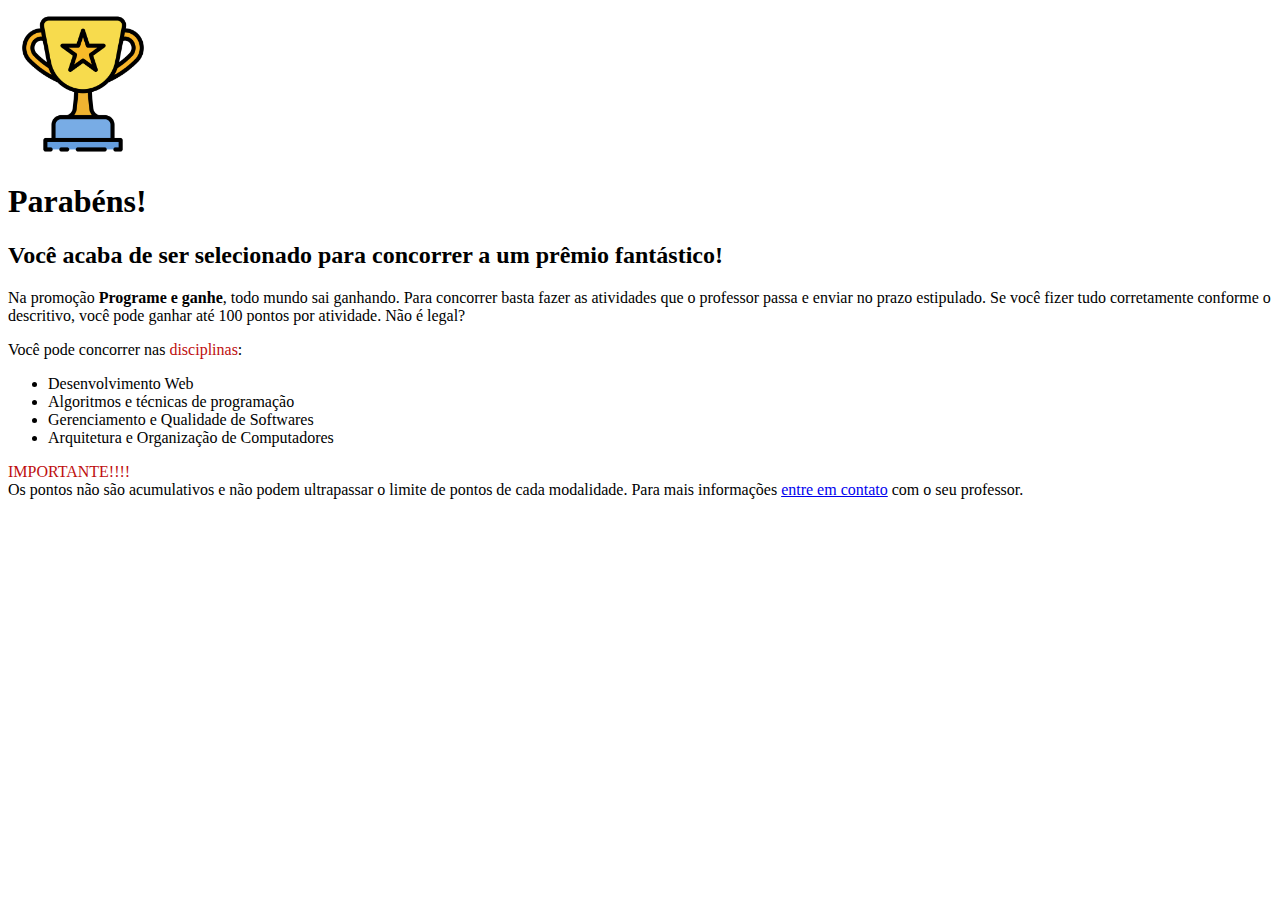
<file: Atividade01/index.html>
<!DOCTYPE html>
<html lang="pt-br">
<head>
    <meta charset="UTF-8">
    <meta name="viewport" content="width=device-width, initial-scale=1.0">
    <title>Atividade 1</title>
    <link rel="stylesheet" href="css/style.css">
</head>
<body>
    <img src="img/premio.png" alt="Troféu">
    <h1>Parabéns!</h1>
    <h2>Você acaba de ser selecionado para concorrer a um prêmio fantástico!</h2>
    <p>Na promoção <strong>Programe e ganhe</strong>, todo mundo sai ganhando. Para concorrer basta fazer as atividades que o professor passa
        e enviar no prazo estipulado. Se você fizer tudo corretamente conforme o descritivo, você pode ganhar até 100
        pontos por atividade. Não é legal?
    </p>
    <p>Você pode concorrer nas <span>disciplinas</span>:
        <ul>
            <li>Desenvolvimento Web</li>
            <li>Algoritmos e técnicas de programação</li>
            <li>Gerenciamento e Qualidade de Softwares</li>
            <li>Arquitetura e Organização de Computadores</li>
        </ul>
    </p>

    <P>
        <span>IMPORTANTE!!!!</span> <br> 
        Os pontos não são acumulativos e não podem ultrapassar o limite de pontos de cada modalidade. Para mais informações <a href="#">entre em contato</a> com o seu professor.
    </P>

</body>
</html>
</file>
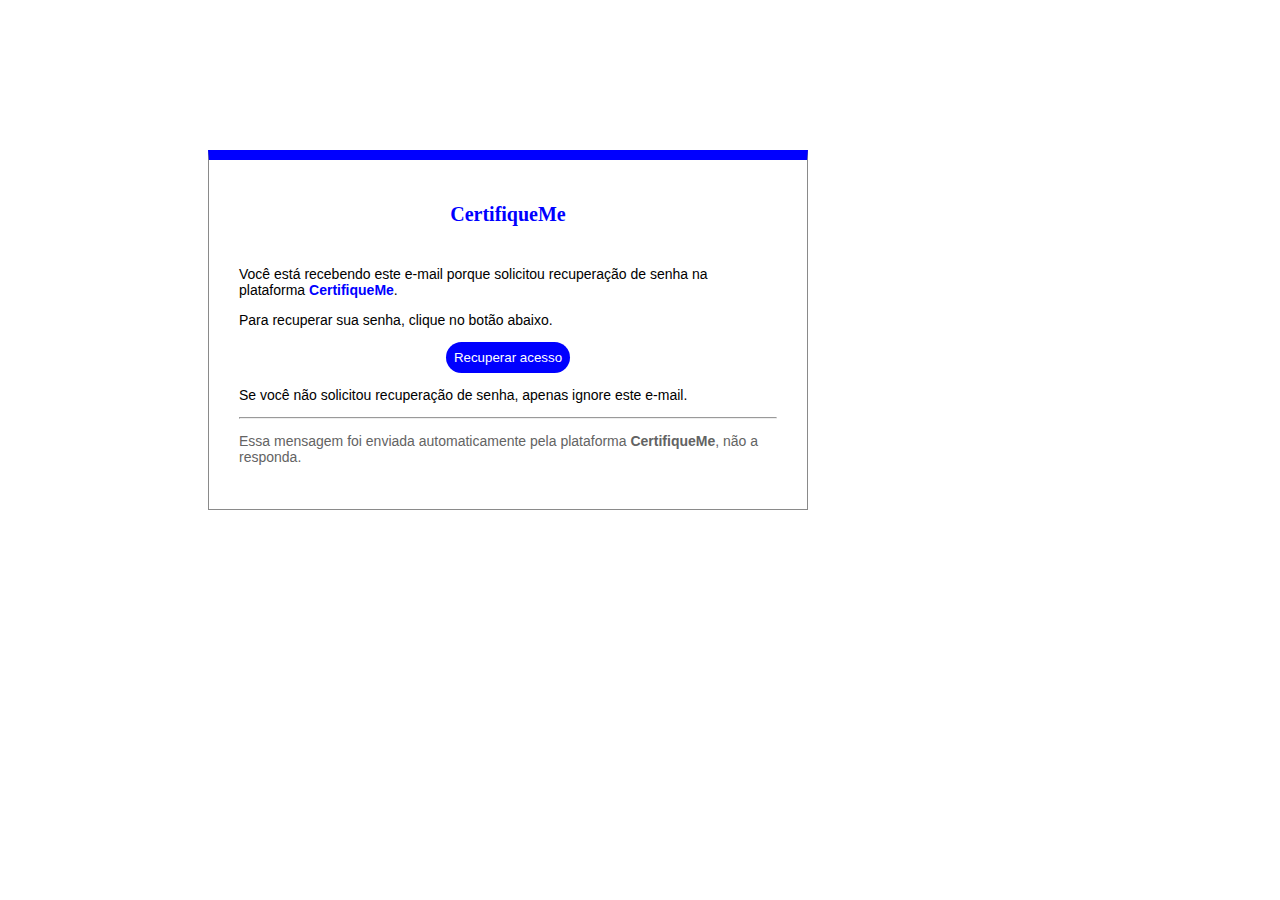
<file: CertifiqueMe/index.html>
<!DOCTYPE html>
<html lang="pt-br">
<head>
    <meta charset="UTF-8">
    <meta name="viewport" content="width=device-width, initial-scale=1.0">
    <title>CertifiqueMe</title>
</head>
<link rel="stylesheet" href="style/style.css">
<body>

    <div class="container">
                <h1>CertifiqueMe</h1>
                <p id="p1">Você está recebendo este e-mail porque solicitou recuperação de senha na plataforma <span class="certifique">CertifiqueMe</span>.</p>
                <p>Para recuperar sua senha, clique no botão abaixo.</p>
                    <button>Recuperar acesso</button>
                <p>Se você não solicitou recuperação de senha, apenas ignore este e-mail.</p>
                <hr>
                <p id="p-cinza">Essa mensagem foi enviada automaticamente pela plataforma <span>CertifiqueMe</span>, não a responda.</p>
    </div>
    
</body>
</html>
</file>
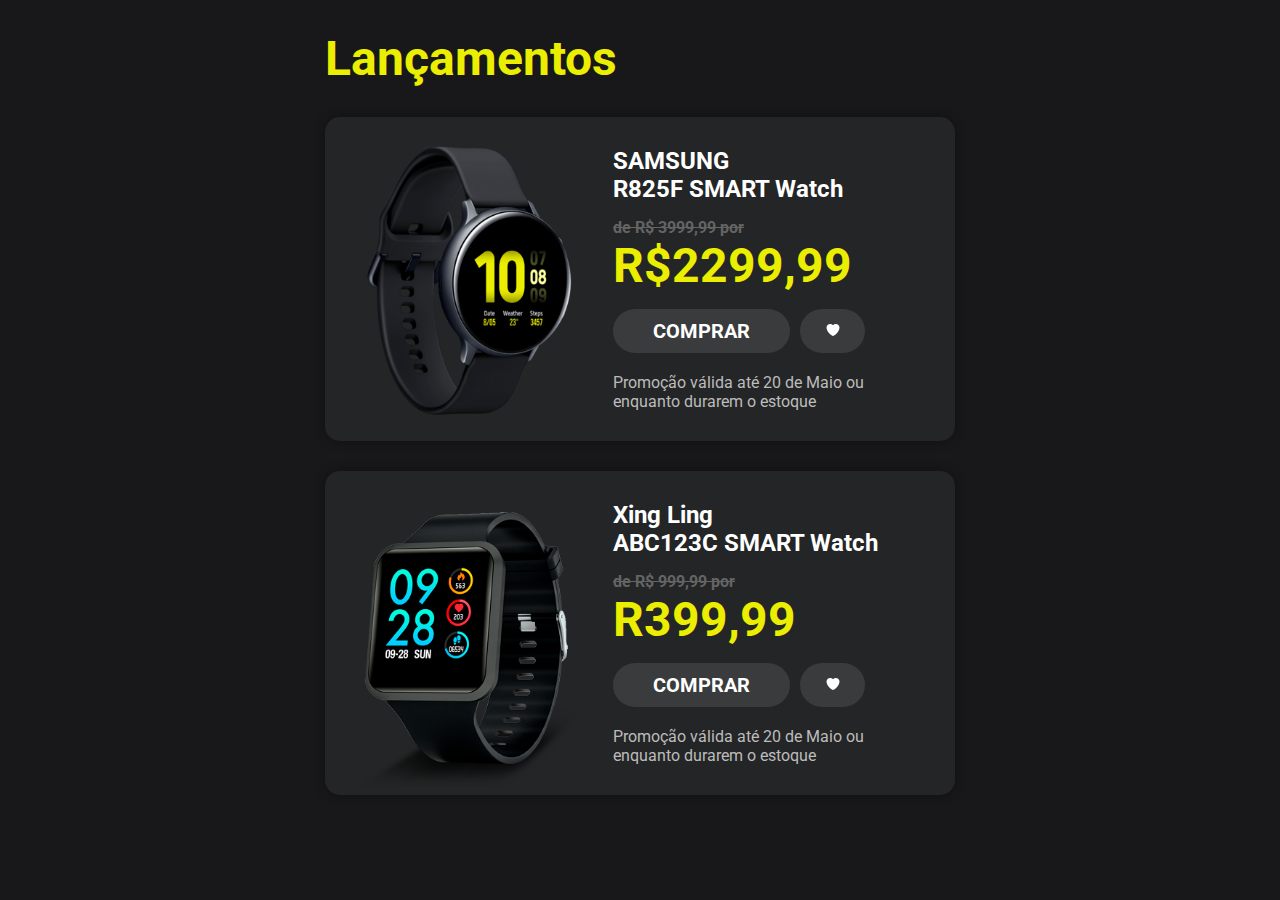
<file: Lançamentos - Acampamento Dev/index.html>
<!DOCTYPE html>
<html lang="pt-br">
<head>
    <meta charset="UTF-8">
    <meta name="viewport" content="width=device-width, initial-scale=1.0">
    <title>Lançamentos - Acampamento Dev</title>
    <link rel="preconnect" href="https://fonts.googleapis.com">
    <link rel="preconnect" href="https://fonts.gstatic.com" crossorigin>
    <link href="https://fonts.googleapis.com/css2?family=Roboto:ital,wght@0,100;0,300;0,400;0,500;0,700;0,900;1,100;1,300;1,400;1,500;1,700;1,900&display=swap" rel="stylesheet">
    <link rel="stylesheet" href="css/style.css">
</head>
<body>
    
    <div class="container">

        <h1>Lançamentos</h1>

        <div class="card">
            <div class="img_container">
                <img src="imgs/foto1.png" alt="Smart Watch">
            </div>

            <div class="product_description">
                <h2>SAMSUNG <br>R825F SMART Watch</h2>
                <div class="old_price">de R$ 3999,99 por</div>
                <div class="new_price">R$2299,99</div>
                <div class="buttons_container">
                    <div class="buy_button">
                        Comprar
                    </div>
                    <div class="like_button">
                        <svg xmlns="http://www.w3.org/2000/svg" viewBox="0 0 24 24" fill="currentColor" class="w-6 h-6">
                            <path d="m11.645 20.91-.007-.003-.022-.012a15.247 15.247 0 0 1-.383-.218 25.18 25.18 0 0 1-4.244-3.17C4.688 15.36 2.25 12.174 2.25 8.25 2.25 5.322 4.714 3 7.688 3A5.5 5.5 0 0 1 12 5.052 5.5 5.5 0 0 1 16.313 3c2.973 0 5.437 2.322 5.437 5.25 0 3.925-2.438 7.111-4.739 9.256a25.175 25.175 0 0 1-4.244 3.17 15.247 15.247 0 0 1-.383.219l-.022.012-.007.004-.003.001a.752.752 0 0 1-.704 0l-.003-.001Z" />
                          </svg>
                          
                    </div>
                </div>
                <div class="subtitle">
                    Promoção válida até 20 de Maio ou enquanto durarem o estoque
                </div>
            </div>

        </div>

        <div class="card">
            <div class="img_container">
                <img src="imgs/foto2.png" alt="Smart Watch">
            </div>

            <div class="product_description">               
                <h2>Xing Ling <br>ABC123C SMART Watch</h2>
                <div class="old_price">de R$ 999,99 por</div>
                <div class="new_price">R399,99</div>
                <div class="buttons_container">
                    <div class="buy_button">
                        Comprar
                    </div>
                    <div class="like_button">
                        <svg xmlns="http://www.w3.org/2000/svg" viewBox="0 0 24 24" fill="currentColor" class="w-6 h-6">
                            <path d="m11.645 20.91-.007-.003-.022-.012a15.247 15.247 0 0 1-.383-.218 25.18 25.18 0 0 1-4.244-3.17C4.688 15.36 2.25 12.174 2.25 8.25 2.25 5.322 4.714 3 7.688 3A5.5 5.5 0 0 1 12 5.052 5.5 5.5 0 0 1 16.313 3c2.973 0 5.437 2.322 5.437 5.25 0 3.925-2.438 7.111-4.739 9.256a25.175 25.175 0 0 1-4.244 3.17 15.247 15.247 0 0 1-.383.219l-.022.012-.007.004-.003.001a.752.752 0 0 1-.704 0l-.003-.001Z" />
                          </svg>
                          
                    </div>
                </div>
                <div class="subtitle">
                    Promoção válida até 20 de Maio ou enquanto durarem o estoque
                </div>
            </div>

        </div>


    </div>

</body>
</html>
</file>
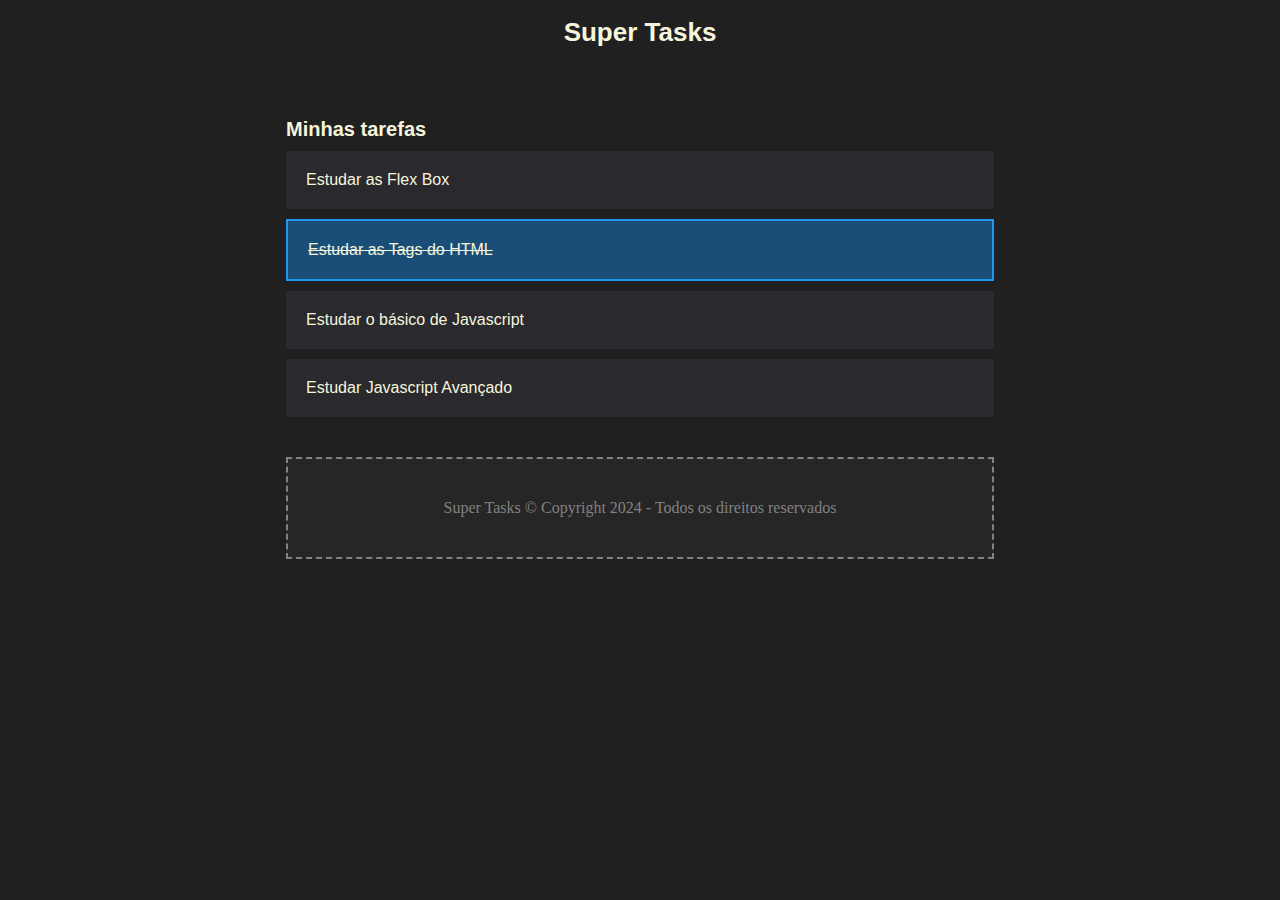
<file: SuperTasks/index.html>
<!DOCTYPE html>
<html lang="pt-br">

<head>
    <meta charset="UTF-8">
    <meta name="viewport" content="width=device-width, initial-scale=1.0">
    <title>Super Tasks</title>
    <link rel="stylesheet" href="style/style.css">
</head>

<body>
    <header>
        <h1>Super Tasks</h1>
    </header>

    <h2 id="segundo-titulo">Minhas tarefas</h2>

    <div class="div-container">

        <div class="linha">Estudar as Flex Box</div>
        <div class="linha-azul"><s>Estudar as Tags do HTML</s></div>
        <div class="linha">Estudar o básico de Javascript</div>
        <div class="linha">Estudar Javascript Avançado</div>
        <div id="Copyright">Super Tasks ©
            Copyright 2024 - Todos os direitos reservados</div>
    </div>

</body>

</html>
</file>
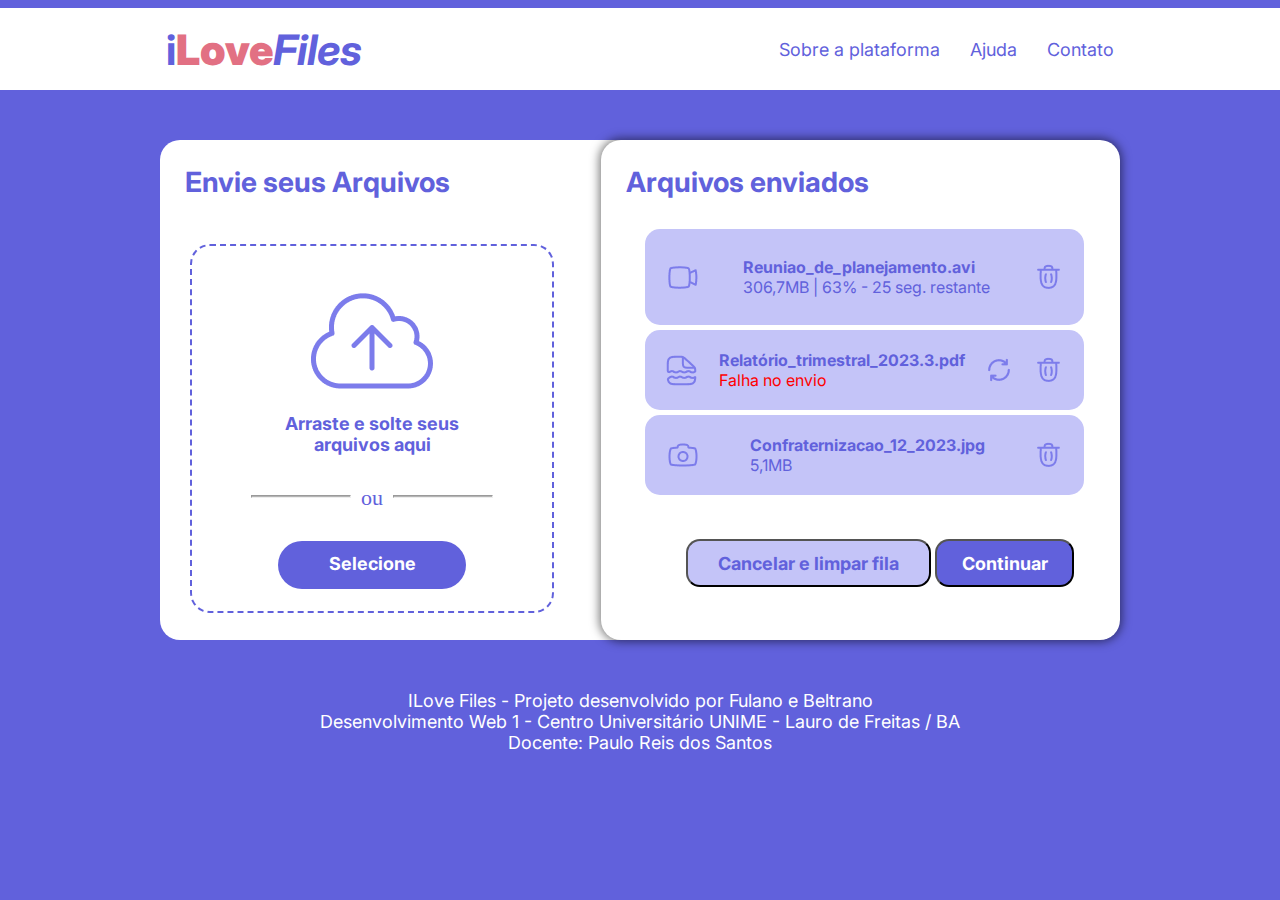
<file: oficial1.tar/oficial1/index.html>
<!DOCTYPE html>
<html lang="pt-br">
<head>
    <meta charset="UTF-8">
    <meta name="viewport" content="width=device-width, initial-scale=1.0">
    <title>iLoveFiles</title>
    <link rel="stylesheet" href="style.css">
    <link rel="preconnect" href="https://fonts.googleapis.com">
    <link rel="preconnect" href="https://fonts.gstatic.com" crossorigin>
    <link href="https://fonts.googleapis.com/css2?family=Inter:wght@100..900&display=swap" rel="stylesheet">    
</head>
<body>
    <!--Cabeçalho-->
    <header>
      <nav class="navbar">
        <h1 class="titulo">i<b class="tituloRosa">Love</b><i>Files</i></h1>
        <ul>
            <li><a href="#">Sobre a plataforma</a></li>
            <li><a href="#">Ajuda</a></li>
            <li><a href="#">Contato</a></li>
        </ul>
      </nav>
          
      
    </header>
    <main>
        <section class="content">
            <article class="entrada-arquivo">

                <h2>Envie seus Arquivos</h2>

                <label class="enviar-arquivo" for="arquivo">
  
                   <img class="img-nuvem" src="imgs/Frame.png" alt="Imagem nuvem">
            
                    <p>
                       Arraste e solte seus
                       <br>
                       arquivos aqui
                    </p>
            
                    <div class="ou"> <hr class="linha"> <p>ou</p> <hr class="linha"> </div>
            
                    <a class="Selecione">Selecione</a>
            
                  </label>

                  
        <input for="arquivo" type="file" name="arquivo" id="arquivo"> 
               
            </article>
            <article class="arquivo-enviado">
                <h2>Arquivos enviados</h2>
                <div class="box2">
                    <div class="opt1">
                        <img src="imgs/cam-svgrepo-com 1.png" alt="camera">
                        <div class="em-baixo">
                            <p>Reuniao_de_planejamento.avi</p>
                            <p>306,7MB  | 63% - 25 seg. restante</p>
                            
                        </div> 
                        <img src="imgs/trash-2-svgrepo-com 1.png" alt="lixo">
                    </div>
                    <div class="opt2">
                        <img src="imgs/file-corrupted-svgrepo-com 1.png" alt="">
                        <div class="em-baixo">
                            <p>Relatório_trimestral_2023.3.pdf</p>
                            <span class="frase-verm">Falha no envio</span>
                        </div>
                        <img src="imgs/reload-svgrepo-com 1.png" alt="recarregar">
                        <img src="imgs/trash-2-svgrepo-com 1.png" alt="">
                    </div>
                    <div class="opt3">
                        <img src="imgs/camera-svgrepo-com 1.png" alt="">
                        <div class="em-baixo">
                            <p>Confraternizacao_12_2023.jpg</p>
                            <p>5,1MB</p>
                        </div>
                        <img src="imgs/trash-2-svgrepo-com 1.png" alt="lixo">
                    </div>

                    <div id="btn">
                        <button class="Cancelar">Cancelar e limpar fila</button>
                        <button class="Continuar">Continuar</button>
                    </div> 
                </div>

                 
            </article>
        </section>
    </main>

    <!--Rodapé-->
    <footer>
        <p>ILove Files - Projeto desenvolvido por Fulano e Beltrano 
            <br> Desenvolvimento Web 1 - Centro Universitário UNIME - Lauro de Freitas / BA 
            <br> Docente: Paulo Reis dos Santos</p> 
    </footer>
</body>
</html>
</file>
<file: Atividade01/css/style.css>
img {
    width: 150px;
}

 span {
    color: rgb(190, 14, 14);
    
 }
</file>
<file: CertifiqueMe/style/style.css>
* {
    box-sizing: border-box;
}

.container {
    border: 1px solid rgb(138, 138, 138);
    border-top: 10px solid blue;
    padding: 30px;
    width: 600px;
    
    margin: 150px 0 150px 200px;
}

h1 {
    text-align: center;
    color: blue;
    font-size: 20px;
}

button {
    background-color: blue;
    color: white;
    border: none;
    border-radius: 20px;
    display: flex;
    margin: 0 auto;
    cursor: pointer;
    padding: 8px;
    text-align: center;
}

p {
    font-size: 14px;
    font-family: Arial, Helvetica, sans-serif;
}

#p1 {
    margin-top: 40px;
}

.certifique {
    color: blue;
}

span {
    font-weight: bold;

}

#p-cinza, hr {
    color: rgb(99, 99, 99);
}

/* hr {
    border: 1px solid rgb(99, 99, 99);
} */
</file>
<file: Lançamentos - Acampamento Dev/css/style.css>
* {
    margin: 0;
    padding: 0;
    box-sizing: border-box;
}

body {
    background-color: #18181A;
    font-family: 'Roboto', sans-serif;
}

.container {
    width: 630px;
    margin: 0 auto;
}

.container h1 {
    font-size: 48px;
    color: #EBEE00;
    margin-top: 30px;
    margin-bottom: 30px;
}

.card {
    width: 630px;
    background-color: #242526;
    display: flex;
    border-radius: 15px;
    box-shadow: 0 0 10px #111111;
    margin-bottom: 30px;
}

.card .img_container {
    display: flex;
    align-items: center;
}

.card .img_container img {
    width: 218px;
    margin-left: 35px;
    margin-right: 35px;
}

.card .product_description {
    width: 280px;
    padding: 30px 0;
}

.card .product_description h2 {
    font-size: 24px;
    color: white;
    margin-bottom: 15px;
}

.card .product_description .old_price {
    color: #646464;
    font-weight: bold;
    text-decoration: line-through;
}

.card .product_description .new_price {
    color: #EBEE00;
    font-size: 48px;
    font-weight: bold;
    margin-bottom: 15px;
}

.buttons_container {
    display: flex;
    justify-content: left;
    margin-bottom: 20px;
}

.buy_button {
    width: 177px;
    text-align: center;
    background-color: #3A3B3C;
    padding: 10px;
    font-size: 20px;
    text-transform: uppercase;
    font-weight: bold;
    color: white;
    border-radius: 25px;
    margin-right: 10px;
}


.like_button {
    width: 65px;
    text-align: center;
    background-color: #3A3B3C;
    padding: 10px;
    font-size: 20px;
    text-transform: uppercase;
    font-weight: bold;
    color: white;
    border-radius: 25px;
}

 .buy_button:hover, .like_button:hover {
    background-color: #242526;
    border: 2px solid #BCBCBC;
    cursor: pointer;
}

.like_button svg {
    width: 16px;
}

.like_button.active {
    background-color: #FF4D4D;
}

.subtitle {
    font-size: 16px;
    color: #BCBCBC;
}
</file>
<file: SuperTasks/style/style.css>
* {
    box-sizing: border-box;
}

body {
    background-color: rgb(32, 32, 32);
}

h1 {
    text-align: center;
    color: beige;
    font-size: 26px;
    font-family: Arial, Helvetica, sans-serif;
}


#segundo-titulo {
    color: beige;
    font-size: 20px;
    margin-left: 22%;
    margin-top: 70px;
    margin-bottom: 0;
    font-family: Arial, Helvetica, sans-serif;
}

.div-container {
    display: flex;
    flex-direction: column;
    justify-content: center;
    align-items: center;
    width: 100%;
    
}

.linha {
    background-color: #2A292E;
    margin-top: 10px;
    color: beige;
    font-family: Arial, Helvetica, sans-serif;
    width: 56%;
    font-size: 16px;
    padding: 20px;
}

.linha-azul {
    background-color: #194E78;
    margin-top: 10px;
    color: beige;
    font-family: Arial, Helvetica, sans-serif;
    width: 56%;
    border: 2px solid;
    border-color: #2095EE ;  
    padding: 20px;
}


#Copyright {
    margin-top: 40px;
    border: 2px dashed #838181;
    color:  #838181;
    padding: 40px;
    width: 56%;
    align-items: center;
    text-align: center;
    background-color: rgb(38, 38, 38); 
}
</file>
<file: oficial1.tar/oficial1/style.css>
* {
    padding: 0;
    margin: 0;
    box-sizing: border-box;
}

/* Cabeçalho */

  header {
    width: 100%;
    background-color: white;
    height: 90px;
    border-top: 8px solid #6161DC;
  }

  .navbar {
    display: flex;
    align-items: center;
    justify-content: space-between;
    height: 100%;
    width: 1024px;
    margin: 0 auto;
    padding: 20px 2.4rem;

  }

  .titulo {
    font-family: "Inter", sans-serif;
    color: #6161DC;
    font-size: 42px;
  }

  .tituloRosa{
    color: rgb(226, 112, 131);
  }

ul {
    display: flex;
    gap: 30px;
    list-style: none;
}

 li > a {
    text-decoration: none;
    font-size: 18px;
    font-family:"Inter", sans-serif;
    color: #6161dc;
}

body {
    background-color: #6161dc;

}

/* Conteúdo */

/* Article 1 */

.content {
    display: flex;
    width: 960px;
    height: 500px;
    margin: 50px auto 0;
    background-color: white;
    border-radius: 20px;
}

.entrada-arquivo {
    width: 500px;
    height: 500px;
}


.enviar-arquivo{
    display: flex;
    flex-direction: column;
    align-items: center;
    justify-content: center;
    width: 364px;
    height: 369px;
    margin-left: 77px;
    margin-left: 30px;
    margin-top: 20px; 
    border-radius: 20px;
    border: 2px solid #6161DC;
    padding: 10px;
    font-size: 22px;
    border-style: dashed;
    cursor: pointer;
  }
 

  .img-nuvem {
    width: 144px;
    height: 144px;
  }

  label > p {
    font-family: "Inter", sans-serif;
    font-size: 18px;
    font-weight: bold;
    color: #6161DC;
    text-align: center;

  }

  .entrada-arquivo > input[type="file"] {
    display: none;
}


.Selecione {
    font-family: "Inter", sans-serif;
    font-weight: bold;
    text-align: center;
    padding: 12px;
    color: white;
    background-color: #6161DC;
    width: 188px;
    height: 48px;
    font-size: 18px;
    border-radius: 50px;
}

.ou{
    display: flex;
    flex-direction: row;
    text-align: center;
    justify-content: center;
    margin-top: 30px;
    margin-bottom: 30px;
    font-size: 22px;
    color: #6161DC;
  }
  .linha{
    margin: 10px;
    width: 100px;
    height: 3px;
    background-color: rgba(128, 128, 128, 0.59);
  }

 /* Article 2 */

 .arquivo-enviado {
    width: 519px;
    height: 500px;
    border-radius: 20px;
    box-shadow: 0px 0px 10px 2px rgba(0,0,0,0.5);
   
}

.arquivo-enviado > h2 {
    font-family: "Inter", sans-serif;
    font-size: 28px;
    font-weight: bold;
    color: #6161DC;
    padding: 25px;
}

.entrada-arquivo > h2 {
    font-family: "Inter", sans-serif;
    font-size: 28px;
    font-weight: bold;
    color: #6161DC;
    padding: 25px;
}

.box2 {
    margin-left: 39px;
    margin-right: 44px;
   
}

.opt1{
    font-family: "Inter", sans-serif;
    background-color: #C4C4F8;
    margin: 5px;
    border-radius: 15px;
    padding: 20px;
    display: flex;
    flex-direction: row;
    align-items: center;
    justify-content: space-between;
    width: 439px;
    height: 96px;
    font-size: 16px;
  }

  .em-baixo {
    display: flex;
    flex-direction: column;
    
  }
  
  .em-baixo p:first-child {
    font-weight: bold;
  }

  .em-baixo > p {
    font-size: 16px;
    color: #6161DC;
  }

  .opt2{
    font-family: "Inter", sans-serif;
    background-color: #C4C4F8;
    margin: 5px;
    border-radius: 15px;
    padding: 20px;
    display: flex;
    flex-direction: row;
    align-items: center;
    justify-content: space-between;
    width: 439px;
    height: 80px;
    font-size: 16px;
    
  }
  .opt3{
    font-family: "Inter", sans-serif;
    background-color: #C4C4F8;
    margin: 5px;
    border-radius: 15px;
    padding: 20px;
    display: flex;
    flex-direction: row;
    align-items: center;
    justify-content: space-between;
    width: 439px;
    height: 80px;
    font-size: 16px;
  }
   


.Cancelar {
    font-family:"Inter", sans-serif; 
    font-size: 18px;
    font-weight: bold;
    background-color: #C4C4F8;
    width: 245px;
    height: 48px;
    border-radius: 14px;
    text-decoration: none;
    padding: 10px;
    margin: 2px;
    color: #6161DC;
    cursor: pointer;
    
}

.Continuar {
    font-family:"Inter", sans-serif; 
    font-size: 18px;
    font-weight: bold;
    border-radius: 14px;
    text-decoration: none;
    padding: 10px;
    margin: 2px;
    color: white;
    background-color: #6161DC;
    width: 139px;
    height: 48px;
    cursor: pointer;
} 

#btn {
    display: flex;
    justify-content: flex-end;
    margin-top: 42px;
}

.frase-verm {
    font-family: "Inter", sans-serif;
    color: red;
    font-size: 16px;
}

/* Rodapé */

footer {
  display: flex;
  align-items: center;
  justify-content: center;
  padding:50px;
  font-size: 1.5em;
  color: white;
  text-align: center;
  font-family:"Inter", sans-serif; 
  font-size: 18px;

    
}
</file>
